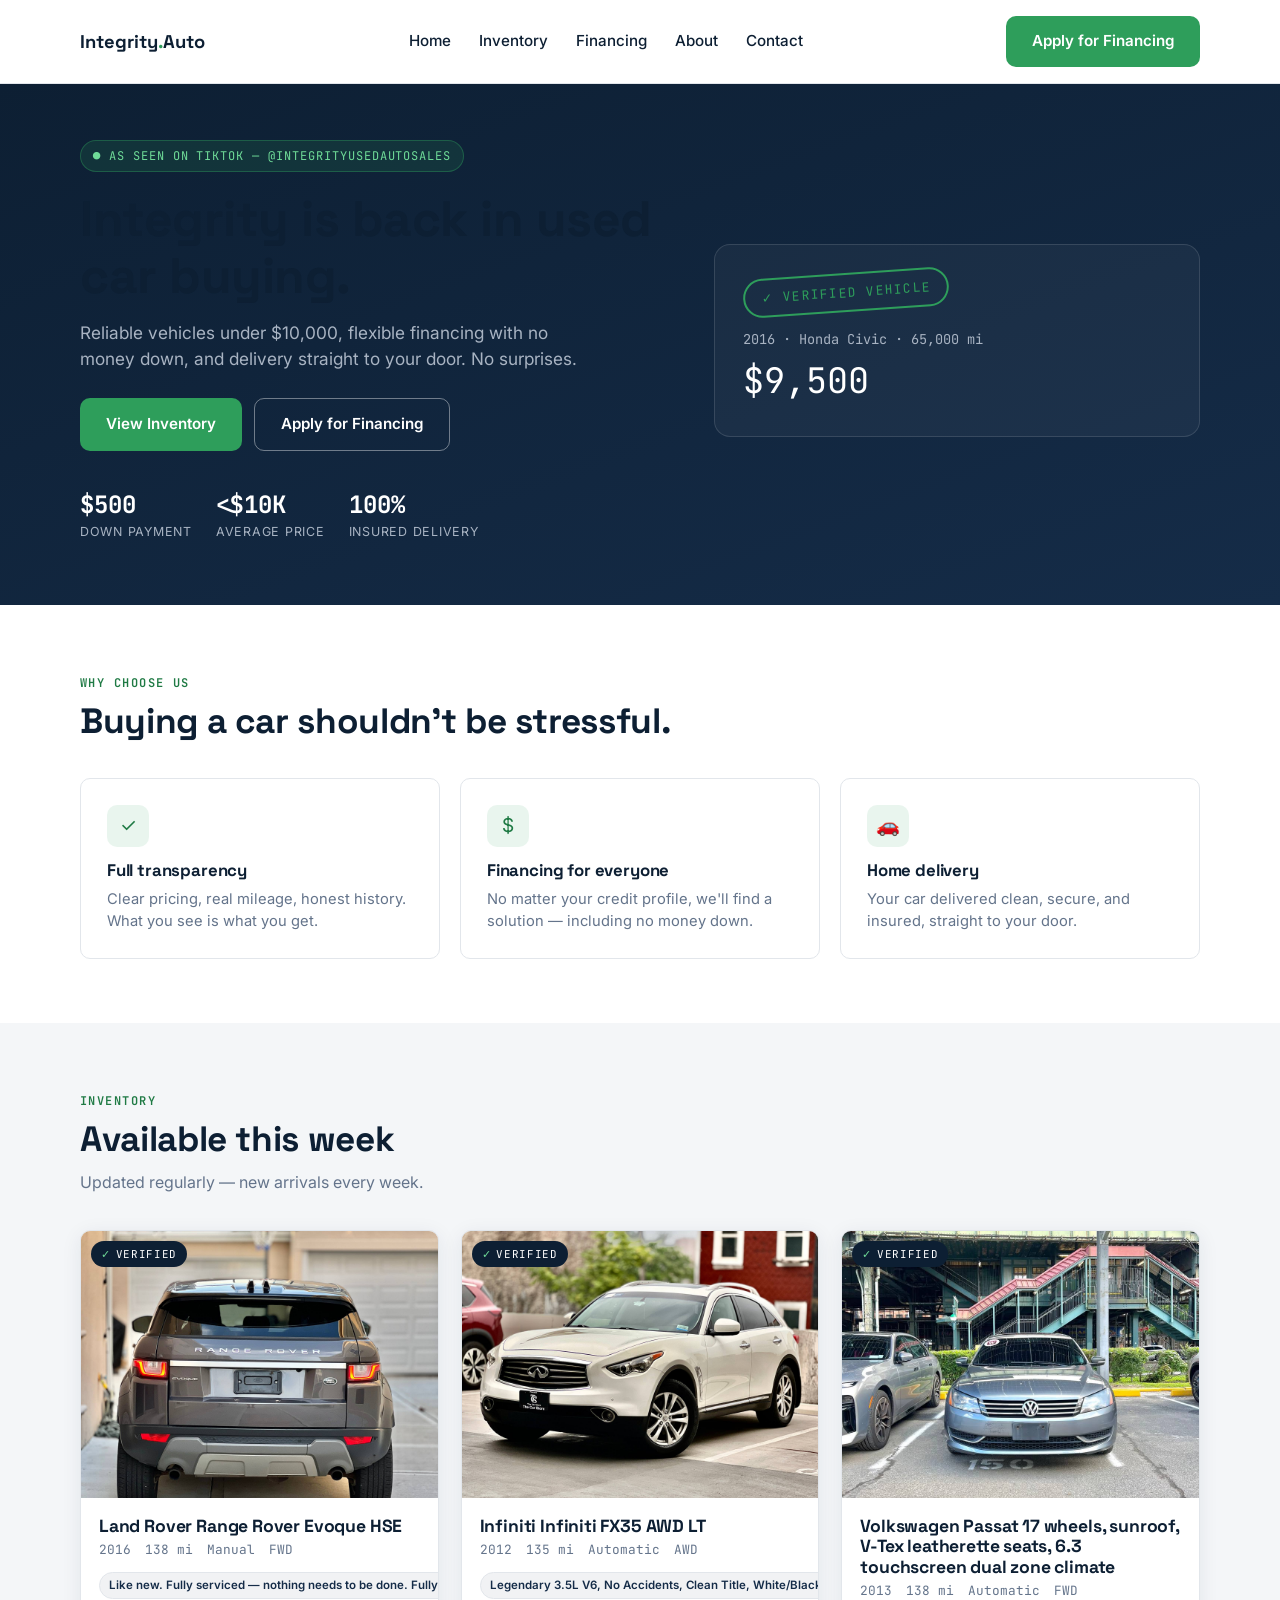
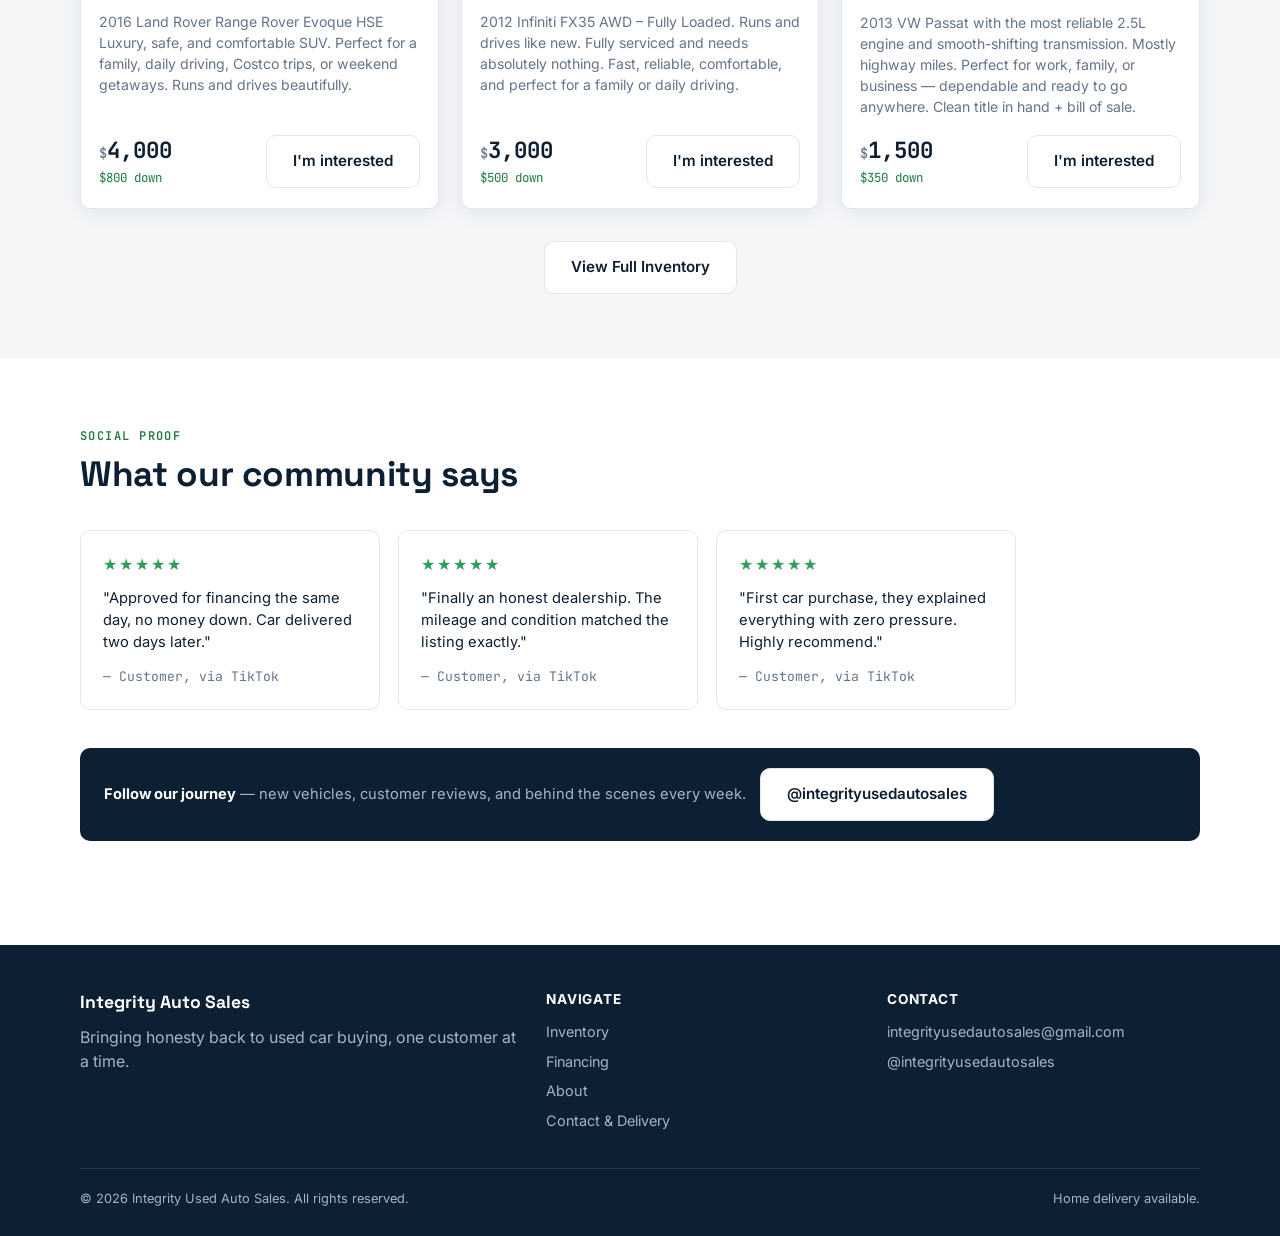
<file: index.html>
<!DOCTYPE html>
<html lang="en">
<head>
<meta charset="UTF-8">
<meta name="viewport" content="width=device-width, initial-scale=1.0">
<title>Integrity Used Auto Sales — Affordable Used Cars & Easy Financing</title>
<meta name="description" content="Independent dealership. Reliable vehicles under $10,000, flexible financing with no money down, and home delivery.">
<link rel="preconnect" href="https://fonts.googleapis.com">
<link href="https://fonts.googleapis.com/css2?family=Space+Grotesk:wght@500;700&family=Inter:wght@400;500;600;700&family=JetBrains+Mono:wght@500;700&display=swap" rel="stylesheet">
<link rel="stylesheet" href="css/style.css">
<script src="https://identity.netlify.com/v1/netlify-identity-widget.js"></script>
</head>
<body>

<header class="site-header">
  <nav class="nav container">
    <a href="index.html" class="logo">Integrity<span>.</span>Auto</a>
    <ul class="nav-links">
      <li><a href="index.html">Home</a></li>
      <li><a href="inventory.html">Inventory</a></li>
      <li><a href="financing.html">Financing</a></li>
      <li><a href="about.html">About</a></li>
      <li><a href="contact.html">Contact</a></li>
    </ul>
    <a href="financing.html" class="btn btn-primary nav-cta">Apply for Financing</a>
  </nav>
</header>

<!-- HERO -->
<section class="hero">
  <div class="container">
    <div>
      <span class="hero-badge">● As seen on TikTok — @integrityusedautosales</span>
      <h1>Integrity is back in used car buying.</h1>
      <p class="lead">Reliable vehicles under $10,000, flexible financing with no money down, and delivery straight to your door. No surprises.</p>
      <div class="hero-ctas">
        <a href="inventory.html" class="btn btn-primary">View Inventory</a>
        <a href="financing.html" class="btn btn-ghost">Apply for Financing</a>
      </div>
      <div class="hero-stats">
        <div class="hero-stat"><div class="num">$500</div><div class="label">Down payment</div></div>
        <div class="hero-stat"><div class="num">&lt;$10K</div><div class="label">Average price</div></div>
        <div class="hero-stat"><div class="num">100%</div><div class="label">Insured delivery</div></div>
      </div>
    </div>
    <div class="hero-visual">
      <span class="stamp">✓ Verified vehicle</span>
      <div class="car-line">2016 · Honda Civic · 65,000 mi</div>
      <div class="price-preview">$9,500</div>
    </div>
  </div>
</section>

<!-- WHY CHOOSE US -->
<section class="section">
  <div class="container">
    <div class="section-head">
      <span class="eyebrow">Why choose us</span>
      <h2>Buying a car shouldn't be stressful.</h2>
    </div>
    <div class="why-grid">
      <div class="why-card">
        <div class="icon">✓</div>
        <h3>Full transparency</h3>
        <p>Clear pricing, real mileage, honest history. What you see is what you get.</p>
      </div>
      <div class="why-card">
        <div class="icon">$</div>
        <h3>Financing for everyone</h3>
        <p>No matter your credit profile, we'll find a solution — including no money down.</p>
      </div>
      <div class="why-card">
        <div class="icon">🚗</div>
        <h3>Home delivery</h3>
        <p>Your car delivered clean, secure, and insured, straight to your door.</p>
      </div>
    </div>
  </div>
</section>

<!-- FEATURED INVENTORY -->
<section class="section section-alt">
  <div class="container">
    <div class="section-head">
      <span class="eyebrow">Inventory</span>
      <h2>Available this week</h2>
      <p>Updated regularly — new arrivals every week.</p>
    </div>
    <div class="car-grid" id="featured-cars">
      <p class="empty-state">Loading inventory...</p>
    </div>
    <div style="text-align:center; margin-top:32px;">
      <a href="inventory.html" class="btn btn-secondary">View Full Inventory</a>
    </div>
  </div>
</section>

<!-- TESTIMONIALS / SOCIAL PROOF -->
<section class="section">
  <div class="container">
    <div class="section-head">
      <span class="eyebrow">Social proof</span>
      <h2>What our community says</h2>
    </div>
    <div class="testimonial-strip">
      <div class="testimonial-card">
        <div class="stars">★★★★★</div>
        <p>"Approved for financing the same day, no money down. Car delivered two days later."</p>
        <div class="who">— Customer, via TikTok</div>
      </div>
      <div class="testimonial-card">
        <div class="stars">★★★★★</div>
        <p>"Finally an honest dealership. The mileage and condition matched the listing exactly."</p>
        <div class="who">— Customer, via TikTok</div>
      </div>
      <div class="testimonial-card">
        <div class="stars">★★★★★</div>
        <p>"First car purchase, they explained everything with zero pressure. Highly recommend."</p>
        <div class="who">— Customer, via TikTok</div>
      </div>
    </div>
    <div class="tiktok-cta">
      <p><strong>Follow our journey</strong> — new vehicles, customer reviews, and behind the scenes every week.</p>
      <a href="https://www.tiktok.com/@integrityusedautosales" target="_blank" rel="noopener" class="btn btn-secondary">@integrityusedautosales</a>
    </div>
  </div>
</section>

<!-- FOOTER -->
<footer class="site-footer">
  <div class="container">
    <div class="footer-grid">
      <div>
        <div class="footer-logo">Integrity Auto Sales</div>
        <p>Bringing honesty back to used car buying, one customer at a time.</p>
      </div>
      <div class="footer-col">
        <h5>Navigate</h5>
        <ul>
          <li><a href="inventory.html">Inventory</a></li>
          <li><a href="financing.html">Financing</a></li>
          <li><a href="about.html">About</a></li>
          <li><a href="contact.html">Contact & Delivery</a></li>
        </ul>
      </div>
      <div class="footer-col">
        <h5>Contact</h5>
        <ul>
          <li><a href="mailto:integrityusedautosales@gmail.com">integrityusedautosales@gmail.com</a></li>
          <li><a href="https://www.tiktok.com/@integrityusedautosales" target="_blank" rel="noopener">@integrityusedautosales</a></li>
        </ul>
      </div>
    </div>
    <div class="footer-bottom">
      <span>© 2026 Integrity Used Auto Sales. All rights reserved.</span>
      <span>Home delivery available.</span>
    </div>
  </div>
</footer>

<div class="mobile-cta-bar">
  <a href="inventory.html" class="btn btn-secondary">Inventory</a>
  <a href="financing.html" class="btn btn-primary">Financing</a>
</div>

<script src="js/main.js"></script>
<script>
  if (window.netlifyIdentity) {
    window.netlifyIdentity.on("init", user => {
      if (!user) {
        window.netlifyIdentity.on("login", () => {
          document.location.href = "/admin/";
        });
      }
    });
  }
</script>
</body>
</html>
</file>
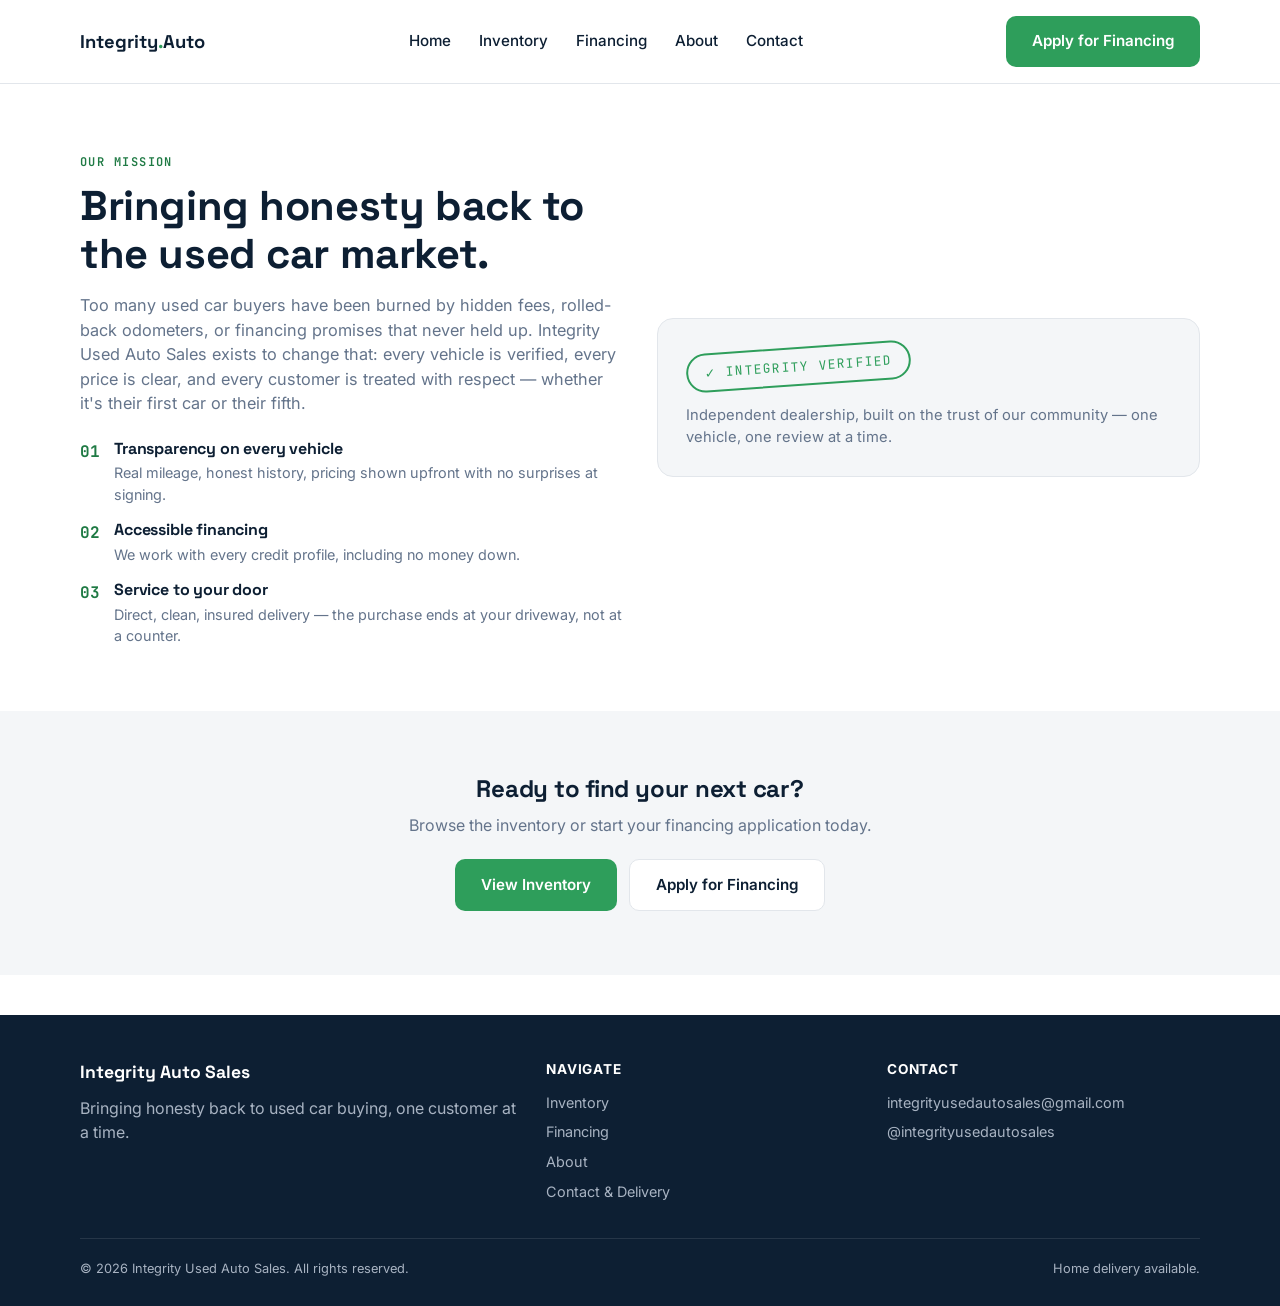
<file: about.html>
<!DOCTYPE html>
<html lang="en">
<head>
<meta charset="UTF-8">
<meta name="viewport" content="width=device-width, initial-scale=1.0">
<title>About Us — Integrity Used Auto Sales</title>
<meta name="description" content="Our mission: bringing honesty and integrity back to the used car market.">
<link rel="preconnect" href="https://fonts.googleapis.com">
<link href="https://fonts.googleapis.com/css2?family=Space+Grotesk:wght@500;700&family=Inter:wght@400;500;600;700&family=JetBrains+Mono:wght@500;700&display=swap" rel="stylesheet">
<link rel="stylesheet" href="css/style.css">
</head>
<body>

<header class="site-header">
  <nav class="nav container">
    <a href="index.html" class="logo">Integrity<span>.</span>Auto</a>
    <ul class="nav-links">
      <li><a href="index.html">Home</a></li>
      <li><a href="inventory.html">Inventory</a></li>
      <li><a href="financing.html">Financing</a></li>
      <li><a href="about.html">About</a></li>
      <li><a href="contact.html">Contact</a></li>
    </ul>
    <a href="financing.html" class="btn btn-primary nav-cta">Apply for Financing</a>
  </nav>
</header>

<section class="section">
  <div class="container">
    <div class="mission-block">
      <div>
        <span class="eyebrow">Our mission</span>
        <h1 style="font-size:clamp(1.8rem,4vw,2.6rem); margin:10px 0 16px;">Bringing honesty back to the used car market.</h1>
        <p style="color:var(--slate); font-size:1.02rem;">Too many used car buyers have been burned by hidden fees, rolled-back odometers, or financing promises that never held up. Integrity Used Auto Sales exists to change that: every vehicle is verified, every price is clear, and every customer is treated with respect — whether it's their first car or their fifth.</p>

        <div class="pillars">
          <div class="pillar">
            <span class="num">01</span>
            <div><h4>Transparency on every vehicle</h4><p>Real mileage, honest history, pricing shown upfront with no surprises at signing.</p></div>
          </div>
          <div class="pillar">
            <span class="num">02</span>
            <div><h4>Accessible financing</h4><p>We work with every credit profile, including no money down.</p></div>
          </div>
          <div class="pillar">
            <span class="num">03</span>
            <div><h4>Service to your door</h4><p>Direct, clean, insured delivery — the purchase ends at your driveway, not at a counter.</p></div>
          </div>
        </div>
      </div>
      <div class="hero-visual" style="background:var(--fog); border-color:var(--line);">
        <span class="stamp">✓ Integrity verified</span>
        <p style="margin-top:18px; color:var(--slate); font-size:0.92rem;">Independent dealership, built on the trust of our community — one vehicle, one review at a time.</p>
      </div>
    </div>
  </div>
</section>

<section class="section section-alt">
  <div class="container" style="text-align:center;">
    <h2 style="margin-bottom:10px;">Ready to find your next car?</h2>
    <p style="color:var(--slate); margin-bottom:22px;">Browse the inventory or start your financing application today.</p>
    <div class="hero-ctas" style="justify-content:center;">
      <a href="inventory.html" class="btn btn-primary">View Inventory</a>
      <a href="financing.html" class="btn btn-secondary">Apply for Financing</a>
    </div>
  </div>
</section>

<footer class="site-footer">
  <div class="container">
    <div class="footer-grid">
      <div>
        <div class="footer-logo">Integrity Auto Sales</div>
        <p>Bringing honesty back to used car buying, one customer at a time.</p>
      </div>
      <div class="footer-col">
        <h5>Navigate</h5>
        <ul>
          <li><a href="inventory.html">Inventory</a></li>
          <li><a href="financing.html">Financing</a></li>
          <li><a href="about.html">About</a></li>
          <li><a href="contact.html">Contact & Delivery</a></li>
        </ul>
      </div>
      <div class="footer-col">
        <h5>Contact</h5>
        <ul>
          <li><a href="integrityusedautosales@gmail.com">integrityusedautosales@gmail.com</a></li>
          <li><a href="https://www.tiktok.com/@integrityusedautosales" target="_blank" rel="noopener">@integrityusedautosales</a></li>
        </ul>
      </div>
    </div>
    <div class="footer-bottom">
      <span>© 2026 Integrity Used Auto Sales. All rights reserved.</span>
      <span>Home delivery available.</span>
    </div>
  </div>
</footer>

<div class="mobile-cta-bar">
  <a href="inventory.html" class="btn btn-secondary">Inventory</a>
  <a href="financing.html" class="btn btn-primary">Financing</a>
</div>

<script src="js/main.js"></script>
</body>
</html>
</file>
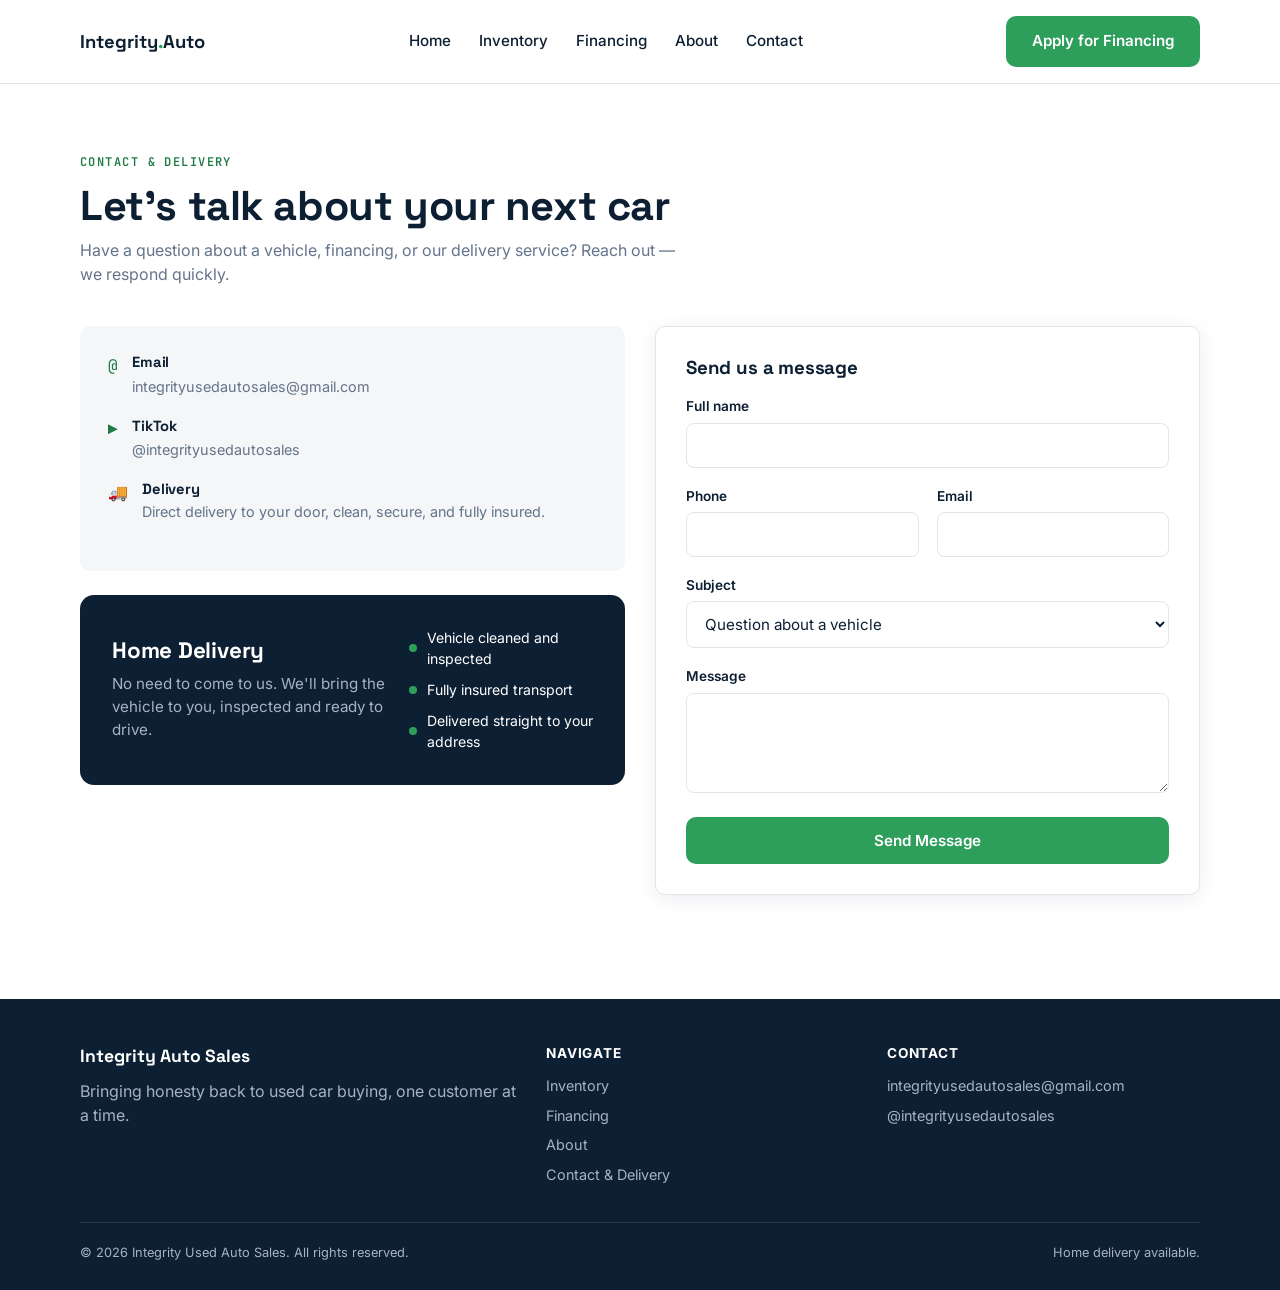
<file: contact.html>
<!DOCTYPE html>
<html lang="en">
<head>
<meta charset="UTF-8">
<meta name="viewport" content="width=device-width, initial-scale=1.0">
<title>Contact & Delivery — Integrity Used Auto Sales</title>
<meta name="description" content="Reach us by email, TikTok, or our contact form. Home delivery available.">
<link rel="preconnect" href="https://fonts.googleapis.com">
<link href="https://fonts.googleapis.com/css2?family=Space+Grotesk:wght@500;700&family=Inter:wght@400;500;600;700&family=JetBrains+Mono:wght@500;700&display=swap" rel="stylesheet">
<link rel="stylesheet" href="css/style.css">
</head>
<body>

<header class="site-header">
  <nav class="nav container">
    <a href="index.html" class="logo">Integrity<span>.</span>Auto</a>
    <ul class="nav-links">
      <li><a href="index.html">Home</a></li>
      <li><a href="inventory.html">Inventory</a></li>
      <li><a href="financing.html">Financing</a></li>
      <li><a href="about.html">About</a></li>
      <li><a href="contact.html">Contact</a></li>
    </ul>
    <a href="financing.html" class="btn btn-primary nav-cta">Apply for Financing</a>
  </nav>
</header>

<section class="section" style="padding-bottom:20px;">
  <div class="container">
    <span class="eyebrow">Contact & Delivery</span>
    <h1 style="font-size:clamp(1.8rem,4vw,2.6rem); margin:10px 0 8px;">Let's talk about your next car</h1>
    <p style="color:var(--slate); max-width:60ch;">Have a question about a vehicle, financing, or our delivery service? Reach out — we respond quickly.</p>
  </div>
</section>

<section class="section" style="padding-top:20px;">
  <div class="container">
    <div class="contact-grid">
      <div>
        <div class="contact-info-card">
          <div class="contact-line">
            <span class="icon">@</span>
            <div><h4>Email</h4><a href="mailto:integrityusedautosales@gmail.com">integrityusedautosales@gmail.com</a></div>
          </div>
          <div class="contact-line">
            <span class="icon">▶</span>
            <div><h4>TikTok</h4><a href="https://www.tiktok.com/@integrityusedautosales" target="_blank" rel="noopener">@integrityusedautosales</a></div>
          </div>
          <div class="contact-line">
            <span class="icon">🚚</span>
            <div><h4>Delivery</h4><p>Direct delivery to your door, clean, secure, and fully insured.</p></div>
          </div>
        </div>

        <div class="delivery-banner" style="margin-top:24px;">
          <div>
            <h3>Home Delivery</h3>
            <p>No need to come to us. We'll bring the vehicle to you, inspected and ready to drive.</p>
          </div>
          <div class="delivery-steps">
            <div class="delivery-step"><span class="dot"></span> Vehicle cleaned and inspected</div>
            <div class="delivery-step"><span class="dot"></span> Fully insured transport</div>
            <div class="delivery-step"><span class="dot"></span> Delivered straight to your address</div>
          </div>
        </div>
      </div>

      <div class="form-card" style="max-width:none;">
        <h3 style="margin-bottom:18px;">Send us a message</h3>
        <form id="contact-form" name="contact" method="POST" data-netlify="true" netlify-honeypot="bot-field">
          <input type="hidden" name="form-name" value="contact">
          <p style="display:none;"><label>Don't fill this out: <input name="bot-field"></label></p>

          <div class="form-row">
            <label for="c-name">Full name</label>
            <input type="text" id="c-name" name="name" required>
          </div>
          <div class="form-grid-2">
            <div class="form-row">
              <label for="c-phone">Phone</label>
              <input type="tel" id="c-phone" name="phone" required>
            </div>
            <div class="form-row">
              <label for="c-email">Email</label>
              <input type="email" id="c-email" name="email" required>
            </div>
          </div>
          <div class="form-row">
            <label for="c-subject">Subject</label>
            <select id="c-subject" name="subject">
              <option value="Question about a vehicle">Question about a vehicle</option>
              <option value="Delivery">Delivery</option>
              <option value="Financing">Financing</option>
              <option value="Other">Other</option>
            </select>
          </div>
          <div class="form-row">
            <label for="c-message">Message</label>
            <textarea id="c-message" name="message" required></textarea>
          </div>

          <button type="submit" class="btn btn-primary btn-block">Send Message</button>
        </form>

        <div class="form-success" id="contact-success">
          <div class="icon-check">✓</div>
          <h3>Message sent!</h3>
          <p style="color:var(--slate); margin-top:8px;">We'll get back to you very soon.</p>
        </div>
      </div>
    </div>
  </div>
</section>

<footer class="site-footer">
  <div class="container">
    <div class="footer-grid">
      <div>
        <div class="footer-logo">Integrity Auto Sales</div>
        <p>Bringing honesty back to used car buying, one customer at a time.</p>
      </div>
      <div class="footer-col">
        <h5>Navigate</h5>
        <ul>
          <li><a href="inventory.html">Inventory</a></li>
          <li><a href="financing.html">Financing</a></li>
          <li><a href="about.html">About</a></li>
          <li><a href="contact.html">Contact & Delivery</a></li>
        </ul>
      </div>
      <div class="footer-col">
        <h5>Contact</h5>
        <ul>
          <li><a href="mailto:integrityusedautosales@gmail.com">integrityusedautosales@gmail.com</a></li>
          <li><a href="https://www.tiktok.com/@integrityusedautosales" target="_blank" rel="noopener">@integrityusedautosales</a></li>
        </ul>
      </div>
    </div>
    <div class="footer-bottom">
      <span>© 2026 Integrity Used Auto Sales. All rights reserved.</span>
      <span>Home delivery available.</span>
    </div>
  </div>
</footer>

<div class="mobile-cta-bar">
  <a href="inventory.html" class="btn btn-secondary">Inventory</a>
  <a href="financing.html" class="btn btn-primary">Financing</a>
</div>

<script src="js/main.js"></script>
</body>
</html>
</file>
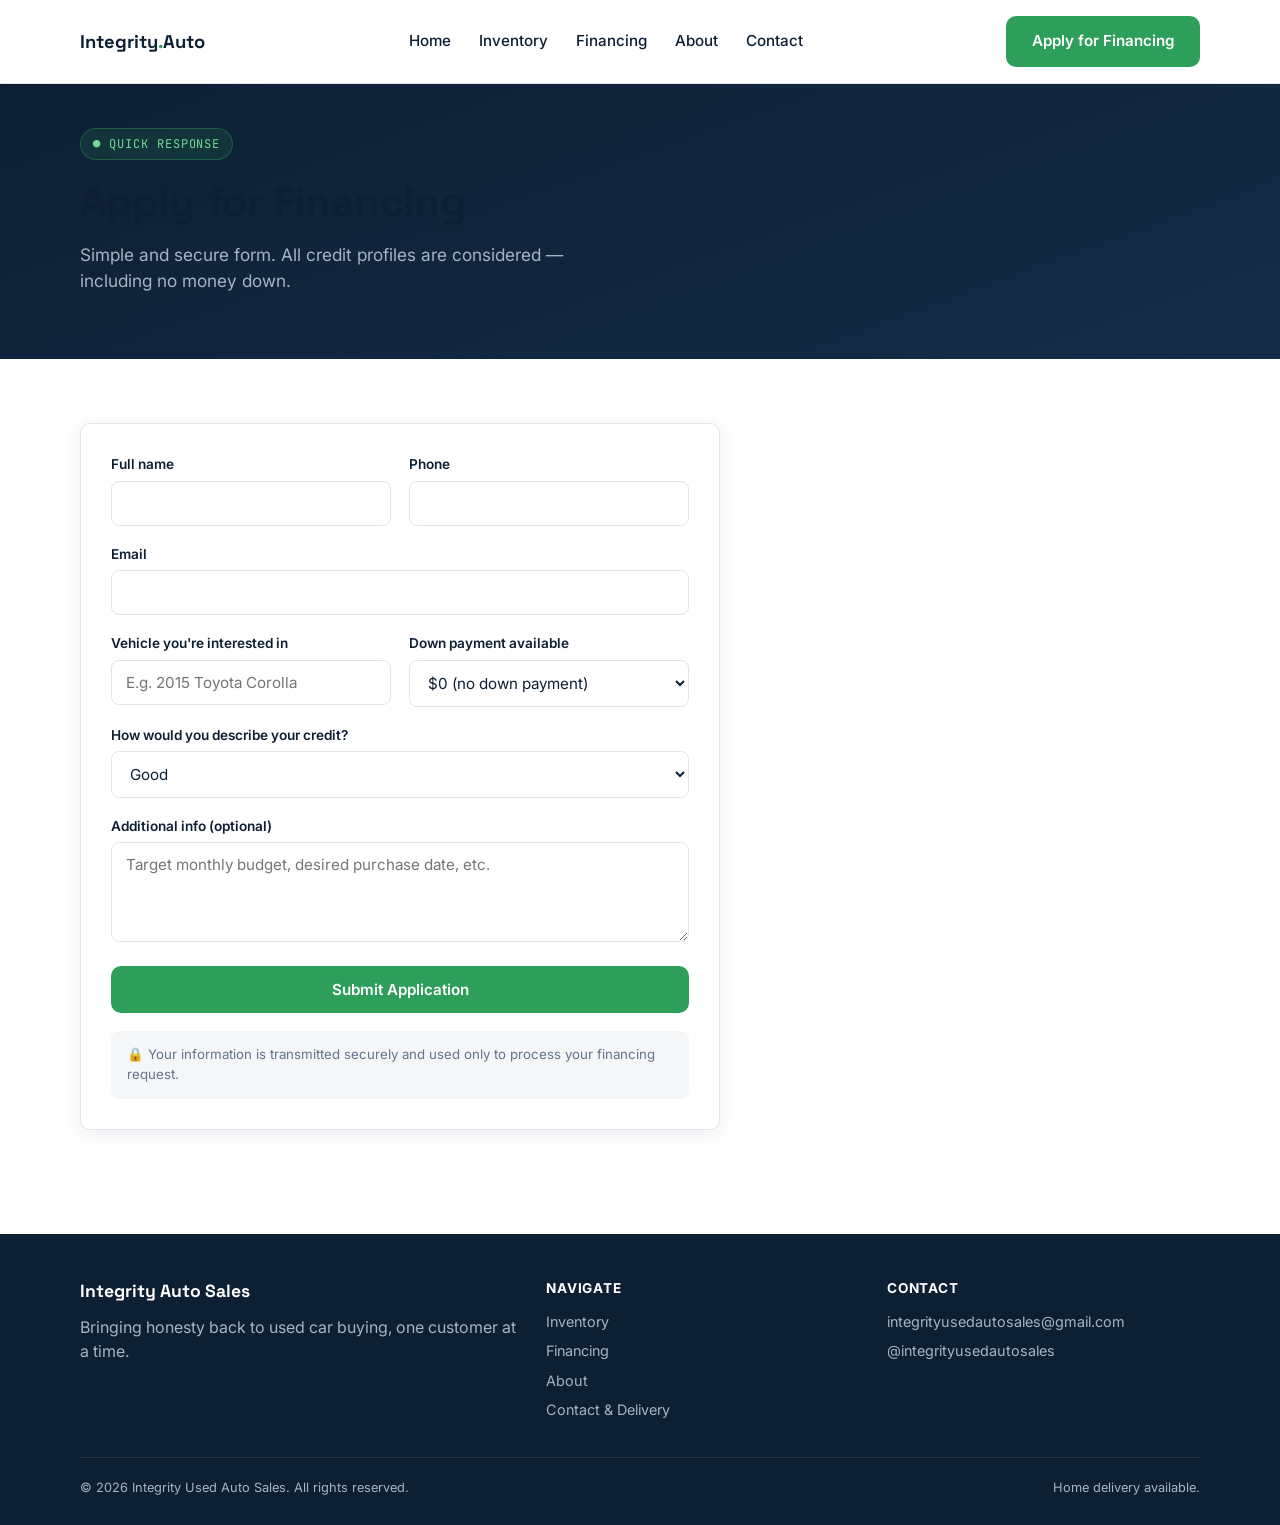
<file: financing.html>
<!DOCTYPE html>
<html lang="en">
<head>
<meta charset="UTF-8">
<meta name="viewport" content="width=device-width, initial-scale=1.0">
<title>Apply for Financing — Integrity Used Auto Sales</title>
<meta name="description" content="Apply for financing online. Quick response, all credit profiles considered, up to $0 down.">
<link rel="preconnect" href="https://fonts.googleapis.com">
<link href="https://fonts.googleapis.com/css2?family=Space+Grotesk:wght@500;700&family=Inter:wght@400;500;600;700&family=JetBrains+Mono:wght@500;700&display=swap" rel="stylesheet">
<link rel="stylesheet" href="css/style.css">
</head>
<body>

<header class="site-header">
  <nav class="nav container">
    <a href="index.html" class="logo">Integrity<span>.</span>Auto</a>
    <ul class="nav-links">
      <li><a href="index.html">Home</a></li>
      <li><a href="inventory.html">Inventory</a></li>
      <li><a href="financing.html">Financing</a></li>
      <li><a href="about.html">About</a></li>
      <li><a href="contact.html">Contact</a></li>
    </ul>
    <a href="financing.html" class="btn btn-primary nav-cta">Apply for Financing</a>
  </nav>
</header>

<section class="hero" style="padding:44px 0 40px;">
  <div class="container" style="grid-template-columns:1fr; display:block;">
    <span class="hero-badge">● Quick response</span>
    <h1 style="font-size:clamp(1.8rem,4vw,2.6rem);">Apply for Financing</h1>
    <p class="lead">Simple and secure form. All credit profiles are considered — including no money down.</p>
  </div>
</section>

<section class="section">
  <div class="container">
    <div class="form-card">
      <form id="financing-form" name="financing" method="POST" data-netlify="true" netlify-honeypot="bot-field">
        <input type="hidden" name="form-name" value="financing">
        <p style="display:none;"><label>Don't fill this out: <input name="bot-field"></label></p>

        <div class="form-grid-2">
          <div class="form-row">
            <label for="name">Full name</label>
            <input type="text" id="name" name="name" required>
          </div>
          <div class="form-row">
            <label for="phone">Phone</label>
            <input type="tel" id="phone" name="phone" required>
          </div>
        </div>

        <div class="form-row">
          <label for="email">Email</label>
          <input type="email" id="email" name="email" required>
        </div>

        <div class="form-grid-2">
          <div class="form-row">
            <label for="vehicle-field">Vehicle you're interested in</label>
            <input type="text" id="vehicle-field" name="vehicle" placeholder="E.g. 2015 Toyota Corolla">
          </div>
          <div class="form-row">
            <label for="down-payment">Down payment available</label>
            <select id="down-payment" name="down_payment">
              <option value="$0">$0 (no down payment)</option>
              <option value="$500-$1,000">$500 – $1,000</option>
              <option value="$1,000-$2,000">$1,000 – $2,000</option>
              <option value="$2,000+">$2,000 or more</option>
            </select>
          </div>
        </div>

        <div class="form-row">
          <label for="credit">How would you describe your credit?</label>
          <select id="credit" name="credit_profile">
            <option value="Good">Good</option>
            <option value="Fair">Fair</option>
            <option value="Poor / rebuilding">Poor / rebuilding</option>
            <option value="Not sure">Not sure</option>
          </select>
        </div>

        <div class="form-row">
          <label for="message">Additional info (optional)</label>
          <textarea id="message" name="message" placeholder="Target monthly budget, desired purchase date, etc."></textarea>
        </div>

        <button type="submit" class="btn btn-primary btn-block">Submit Application</button>

        <div class="form-note">
          🔒 Your information is transmitted securely and used only to process your financing request.
        </div>
      </form>

      <div class="form-success" id="financing-success">
        <div class="icon-check">✓</div>
        <h3>Application received!</h3>
        <p style="color:var(--slate); margin-top:8px;">A member of our team will reach out very soon by phone or email.</p>
      </div>
    </div>
  </div>
</section>

<footer class="site-footer">
  <div class="container">
    <div class="footer-grid">
      <div>
        <div class="footer-logo">Integrity Auto Sales</div>
        <p>Bringing honesty back to used car buying, one customer at a time.</p>
      </div>
      <div class="footer-col">
        <h5>Navigate</h5>
        <ul>
          <li><a href="inventory.html">Inventory</a></li>
          <li><a href="financing.html">Financing</a></li>
          <li><a href="about.html">About</a></li>
          <li><a href="contact.html">Contact & Delivery</a></li>
        </ul>
      </div>
      <div class="footer-col">
        <h5>Contact</h5>
        <ul>
          <li><a href="mailto:integrityusedautosales@gmail.com">integrityusedautosales@gmail.com</a></li>
          <li><a href="https://www.tiktok.com/@integrityusedautosales" target="_blank" rel="noopener">@integrityusedautosales</a></li>
        </ul>
      </div>
    </div>
    <div class="footer-bottom">
      <span>© 2026 Integrity Used Auto Sales. All rights reserved.</span>
      <span>Home delivery available.</span>
    </div>
  </div>
</footer>

<div class="mobile-cta-bar">
  <a href="inventory.html" class="btn btn-secondary">Inventory</a>
  <a href="tel:" class="btn btn-primary">Call Us</a>
</div>

<script src="js/main.js"></script>
</body>
</html>
</file>
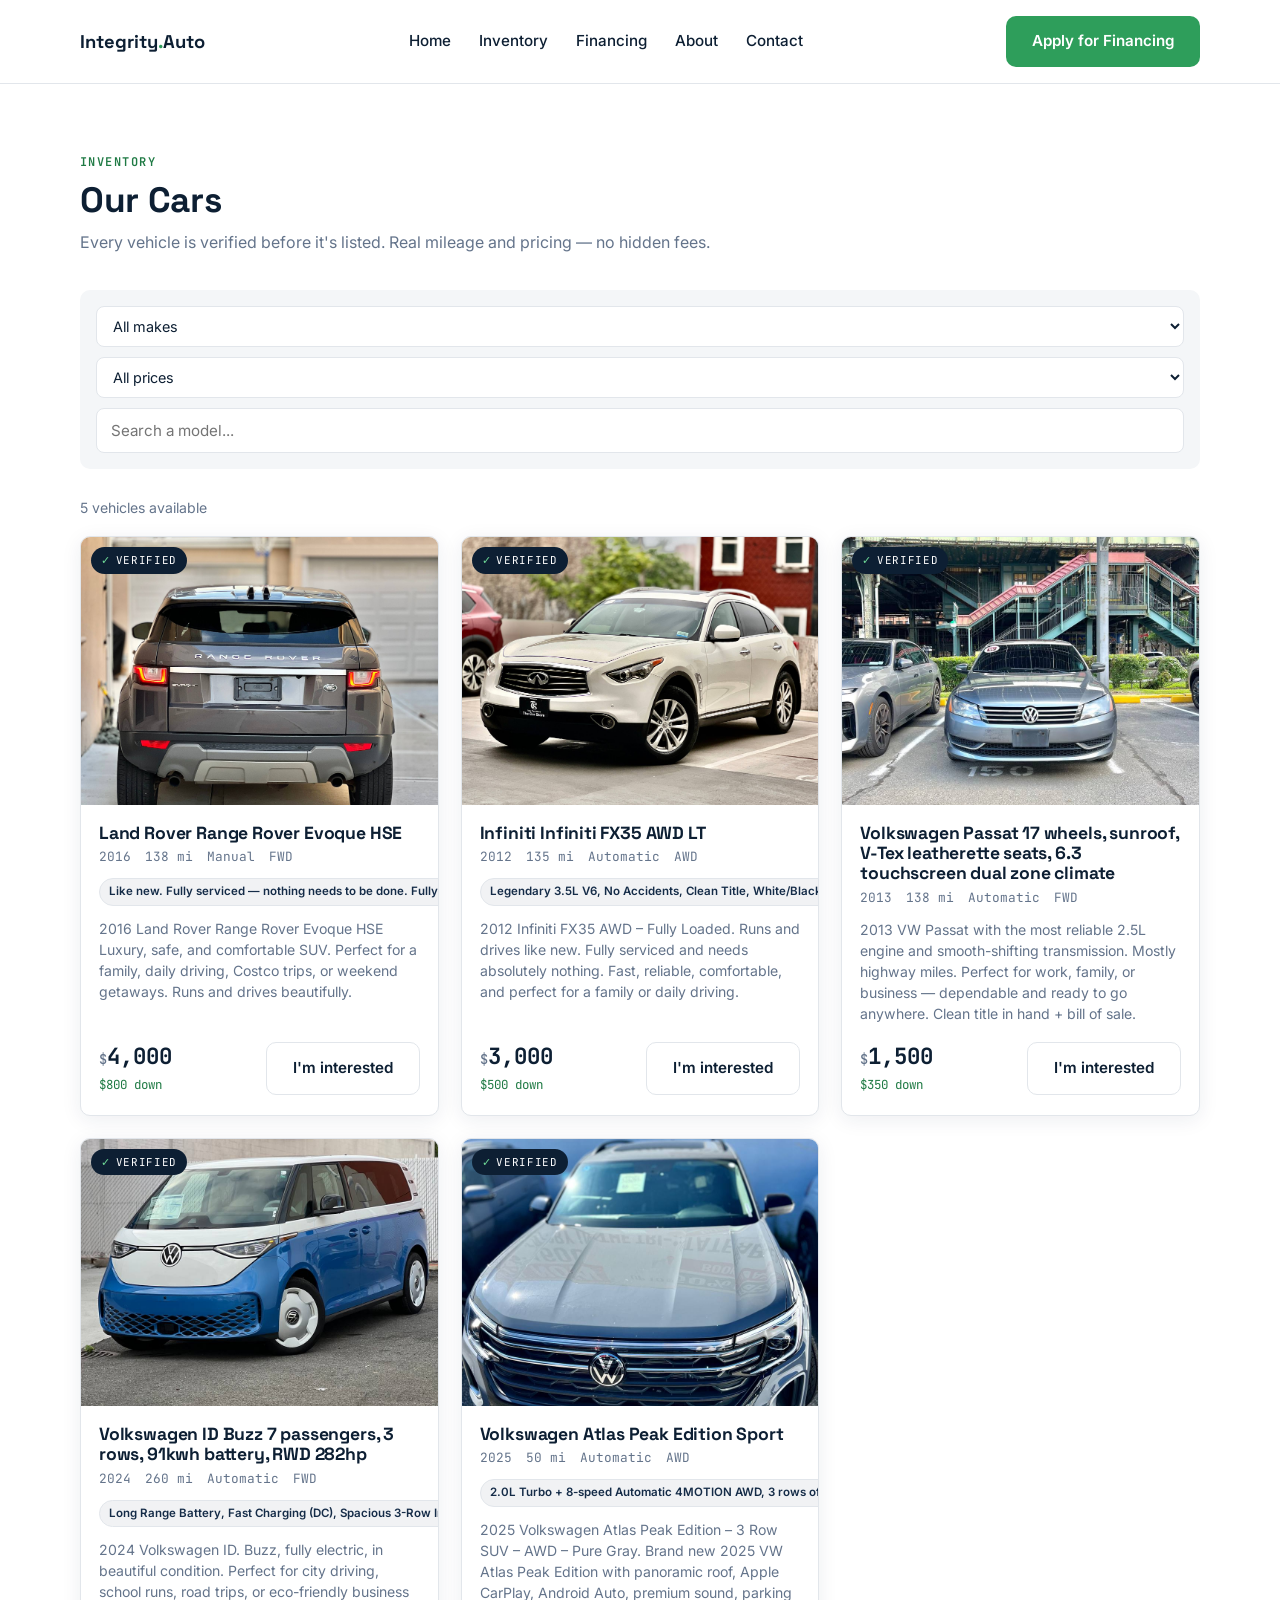
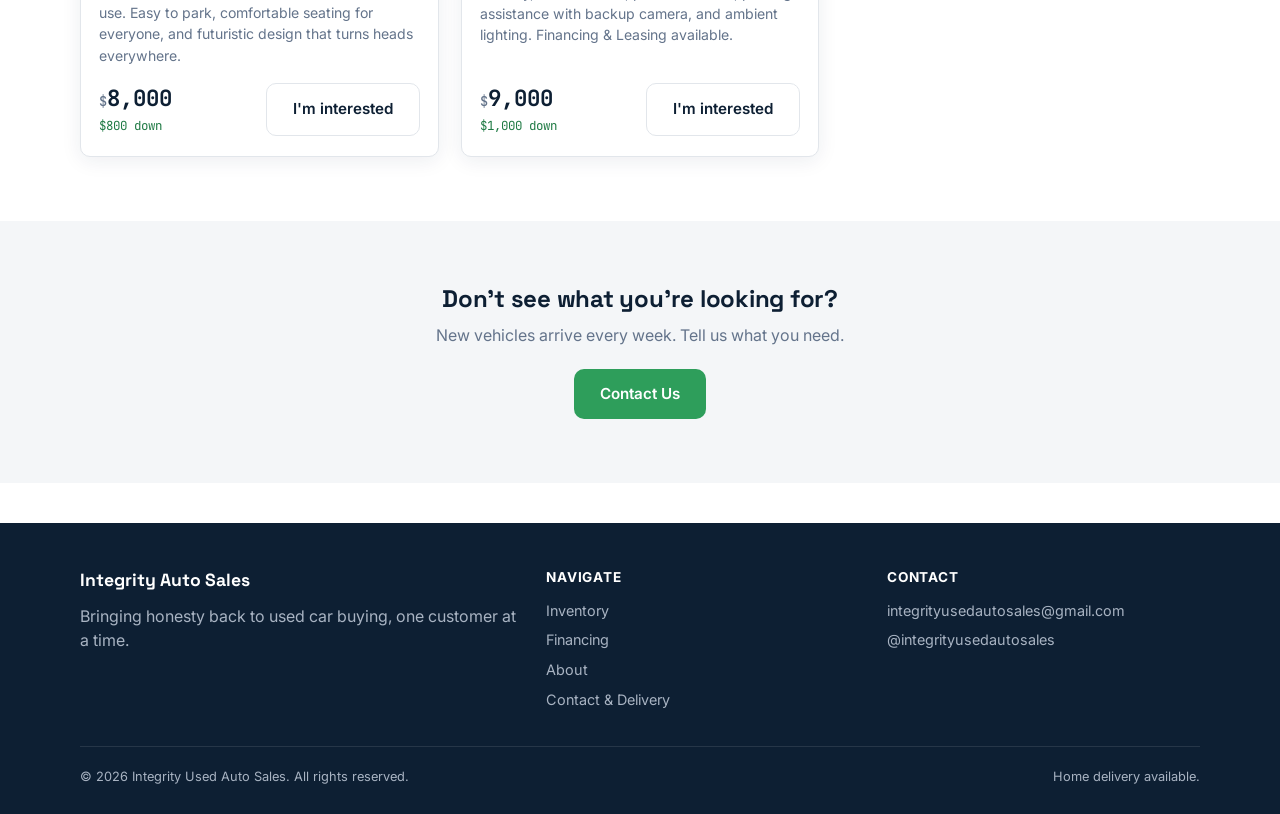
<file: inventory.html>
<!DOCTYPE html>
<html lang="en">
<head>
<meta charset="UTF-8">
<meta name="viewport" content="width=device-width, initial-scale=1.0">
<title>Our Inventory — Integrity Used Auto Sales</title>
<meta name="description" content="Browse our inventory of reliable, affordable used vehicles. Filter by make, price, and more.">
<link rel="preconnect" href="https://fonts.googleapis.com">
<link href="https://fonts.googleapis.com/css2?family=Space+Grotesk:wght@500;700&family=Inter:wght@400;500;600;700&family=JetBrains+Mono:wght@500;700&display=swap" rel="stylesheet">
<link rel="stylesheet" href="css/style.css">
</head>
<body>

<header class="site-header">
  <nav class="nav container">
    <a href="index.html" class="logo">Integrity<span>.</span>Auto</a>
    <ul class="nav-links">
      <li><a href="index.html">Home</a></li>
      <li><a href="inventory.html">Inventory</a></li>
      <li><a href="financing.html">Financing</a></li>
      <li><a href="about.html">About</a></li>
      <li><a href="contact.html">Contact</a></li>
    </ul>
    <a href="financing.html" class="btn btn-primary nav-cta">Apply for Financing</a>
  </nav>
</header>

<section class="section" style="padding-bottom:0;">
  <div class="container">
    <div class="section-head">
      <span class="eyebrow">Inventory</span>
      <h2>Our Cars</h2>
      <p>Every vehicle is verified before it's listed. Real mileage and pricing — no hidden fees.</p>
    </div>

    <div class="filters">
      <select id="filter-make">
        <option value="">All makes</option>
      </select>
      <select id="filter-price">
        <option value="">All prices</option>
        <option value="7000">Up to $7,000</option>
        <option value="9000">Up to $9,000</option>
        <option value="10000">Up to $10,000</option>
      </select>
      <input type="text" id="filter-search" placeholder="Search a model...">
    </div>

    <p class="results-count" id="results-count">Loading...</p>
  </div>
</section>

<section class="section" style="padding-top:0;">
  <div class="container">
    <div class="car-grid" id="car-grid">
      <p class="empty-state">Loading inventory...</p>
    </div>
  </div>
</section>

<section class="section section-alt">
  <div class="container" style="text-align:center;">
    <h2 style="margin-bottom:10px;">Don't see what you're looking for?</h2>
    <p style="color:var(--slate); margin-bottom:22px;">New vehicles arrive every week. Tell us what you need.</p>
    <a href="contact.html" class="btn btn-primary">Contact Us</a>
  </div>
</section>

<footer class="site-footer">
  <div class="container">
    <div class="footer-grid">
      <div>
        <div class="footer-logo">Integrity Auto Sales</div>
        <p>Bringing honesty back to used car buying, one customer at a time.</p>
      </div>
      <div class="footer-col">
        <h5>Navigate</h5>
        <ul>
          <li><a href="inventory.html">Inventory</a></li>
          <li><a href="financing.html">Financing</a></li>
          <li><a href="about.html">About</a></li>
          <li><a href="contact.html">Contact & Delivery</a></li>
        </ul>
      </div>
      <div class="footer-col">
        <h5>Contact</h5>
        <ul>
          <li><a href="integrityusedautosales@gmail.com">integrityusedautosales@gmail.com</a></li>
          <li><a href="https://www.tiktok.com/@integrityusedautosales" target="_blank" rel="noopener">@integrityusedautosales</a></li>
        </ul>
      </div>
    </div>
    <div class="footer-bottom">
      <span>© 2026 Integrity Used Auto Sales. All rights reserved.</span>
      <span>Home delivery available.</span>
    </div>
  </div>
</footer>

<div class="mobile-cta-bar">
  <a href="contact.html" class="btn btn-secondary">Contact</a>
  <a href="financing.html" class="btn btn-primary">Financing</a>
</div>

<script src="js/main.js"></script>
</body>
</html>
</file>
<file: css/style.css>
/* ===== Integrity Used Auto Sales — Design tokens ===== */
:root {
  --navy: #152C48;
  --navy-deep: #0D1F33;
  --slate: #64748B;
  --slate-light: #A8B3C2;
  --white: #FFFFFF;
  --fog: #F4F6F8;
  --line: #E2E6EB;
  --approved: #2E9E5B;   /* "approved / verified" green — financing, trust stamps */
  --approved-deep: #1F7A44;

  --font-display: 'Space Grotesk', system-ui, sans-serif;
  --font-body: 'Inter', system-ui, -apple-system, sans-serif;
  --font-data: 'JetBrains Mono', ui-monospace, monospace; /* odometer-style numerals */

  --radius: 10px;
  --shadow: 0 4px 20px rgba(21, 44, 72, 0.08);
  --shadow-lg: 0 12px 40px rgba(21, 44, 72, 0.14);
}

* { box-sizing: border-box; margin: 0; padding: 0; }

html { scroll-behavior: smooth; }

body {
  font-family: var(--font-body);
  color: var(--navy-deep);
  background: var(--white);
  line-height: 1.5;
  padding-bottom: 72px; /* space for sticky mobile CTA bar */
}

img { max-width: 100%; display: block; }
a { color: inherit; text-decoration: none; }
ul { list-style: none; }

h1, h2, h3, h4 {
  font-family: var(--font-display);
  color: var(--navy-deep);
  line-height: 1.15;
  letter-spacing: -0.01em;
}

.container {
  max-width: 1160px;
  margin: 0 auto;
  padding: 0 20px;
}

.eyebrow {
  font-family: var(--font-data);
  font-size: 0.75rem;
  letter-spacing: 0.12em;
  text-transform: uppercase;
  color: var(--approved-deep);
  font-weight: 600;
}

/* ===== Buttons ===== */
.btn {
  display: inline-flex;
  align-items: center;
  justify-content: center;
  gap: 8px;
  font-family: var(--font-body);
  font-weight: 600;
  font-size: 0.95rem;
  padding: 14px 26px;
  border-radius: var(--radius);
  border: none;
  cursor: pointer;
  transition: transform 0.15s ease, box-shadow 0.15s ease, background 0.15s ease;
}
.btn-primary { background: var(--approved); color: var(--white); }
.btn-primary:hover { background: var(--approved-deep); transform: translateY(-1px); }
.btn-secondary { background: var(--white); color: var(--navy-deep); border: 1.5px solid var(--line); }
.btn-secondary:hover { border-color: var(--navy); }
.btn-ghost { background: transparent; color: var(--white); border: 1.5px solid rgba(255,255,255,0.4); }
.btn-ghost:hover { border-color: var(--white); }
.btn-block { width: 100%; }
.btn:focus-visible, a:focus-visible, input:focus-visible, select:focus-visible, textarea:focus-visible {
  outline: 2px solid var(--approved);
  outline-offset: 2px;
}

/* ===== Header / Nav ===== */
.site-header {
  position: sticky;
  top: 0;
  z-index: 40;
  background: var(--white);
  border-bottom: 1px solid var(--line);
}
.nav {
  display: flex;
  align-items: center;
  justify-content: space-between;
  padding: 16px 20px;
}
.logo {
  font-family: var(--font-display);
  font-weight: 700;
  font-size: 1.15rem;
  color: var(--navy-deep);
}
.logo span { color: var(--approved); }
.nav-links {
  display: none;
  gap: 28px;
  font-weight: 500;
  font-size: 0.95rem;
}
.nav-links a:hover { color: var(--approved-deep); }
.nav-cta { display: none; }

@media (min-width: 860px) {
  .nav-links { display: flex; }
  .nav-cta { display: inline-flex; }
}

/* ===== Sticky mobile CTA bar ===== */
.mobile-cta-bar {
  position: fixed;
  bottom: 0; left: 0; right: 0;
  z-index: 50;
  display: flex;
  gap: 10px;
  padding: 10px 14px;
  background: var(--white);
  border-top: 1px solid var(--line);
  box-shadow: 0 -4px 16px rgba(21,44,72,0.08);
}
.mobile-cta-bar .btn { flex: 1; padding: 12px 10px; font-size: 0.88rem; }
@media (min-width: 860px) { .mobile-cta-bar { display: none; } body { padding-bottom: 0; } }

/* ===== Hero ===== */
.hero {
  background: linear-gradient(160deg, var(--navy-deep) 0%, var(--navy) 100%);
  color: var(--white);
  padding: 56px 0 64px;
}
.hero .container {
  display: grid;
  gap: 28px;
}
@media (min-width: 900px) {
  .hero .container { grid-template-columns: 1.1fr 0.9fr; align-items: center; gap: 40px; }
}
.hero-badge {
  display: inline-flex;
  align-items: center;
  gap: 8px;
  background: rgba(46,158,91,0.15);
  border: 1px solid rgba(46,158,91,0.4);
  color: #6FDB98;
  font-family: var(--font-data);
  font-size: 0.75rem;
  letter-spacing: 0.08em;
  text-transform: uppercase;
  padding: 6px 12px;
  border-radius: 100px;
  margin-bottom: 18px;
}
.hero h1 {
  font-size: clamp(2rem, 5vw, 3.1rem);
  margin-bottom: 16px;
}
.hero p.lead {
  color: var(--slate-light);
  font-size: 1.08rem;
  max-width: 46ch;
  margin-bottom: 26px;
}
.hero-ctas { display: flex; flex-wrap: wrap; gap: 12px; }
.hero-stats {
  display: flex;
  gap: 24px;
  margin-top: 36px;
  flex-wrap: wrap;
}
.hero-stat .num {
  font-family: var(--font-data);
  font-size: 1.5rem;
  font-weight: 700;
  color: var(--white);
  font-variant-numeric: tabular-nums;
}
.hero-stat .label {
  font-size: 0.78rem;
  color: var(--slate-light);
  text-transform: uppercase;
  letter-spacing: 0.06em;
}

/* signature "verified deal" stamp visual in hero */
.hero-visual {
  position: relative;
  background: rgba(255,255,255,0.04);
  border: 1px solid rgba(255,255,255,0.12);
  border-radius: 16px;
  padding: 28px;
}
.stamp {
  display: inline-flex;
  align-items: center;
  gap: 10px;
  border: 2px solid var(--approved);
  color: var(--approved);
  border-radius: 100px;
  padding: 8px 16px;
  font-family: var(--font-data);
  font-size: 0.8rem;
  letter-spacing: 0.1em;
  text-transform: uppercase;
  transform: rotate(-4deg);
}
.hero-visual .car-line { font-family: var(--font-data); color: var(--slate-light); font-size: 0.85rem; margin-top: 16px; }
.hero-visual .price-preview { font-family: var(--font-data); font-size: 2.2rem; color: var(--white); margin-top: 6px; font-variant-numeric: tabular-nums; }

/* ===== Section headers ===== */
.section { padding: 64px 0; }
.section-head { max-width: 640px; margin-bottom: 36px; }
.section-head h2 { font-size: clamp(1.6rem, 3.5vw, 2.2rem); margin-top: 8px; }
.section-head p { color: var(--slate); margin-top: 10px; }
.section-alt { background: var(--fog); }

/* ===== Why choose us ===== */
.why-grid {
  display: grid;
  gap: 20px;
  grid-template-columns: 1fr;
}
@media (min-width: 700px) { .why-grid { grid-template-columns: repeat(3, 1fr); } }
.why-card {
  background: var(--white);
  border: 1px solid var(--line);
  border-radius: var(--radius);
  padding: 26px;
}
.why-card .icon {
  width: 42px; height: 42px;
  border-radius: 10px;
  background: rgba(46,158,91,0.1);
  color: var(--approved-deep);
  display: flex; align-items: center; justify-content: center;
  font-size: 1.2rem;
  margin-bottom: 14px;
}
.why-card h3 { font-size: 1.05rem; margin-bottom: 8px; }
.why-card p { color: var(--slate); font-size: 0.92rem; }

/* ===== Vehicle cards / inventory ===== */
.car-grid {
  display: grid;
  gap: 22px;
  grid-template-columns: 1fr;
}
@media (min-width: 620px) { .car-grid { grid-template-columns: repeat(2, 1fr); } }
@media (min-width: 960px) { .car-grid { grid-template-columns: repeat(3, 1fr); } }

.car-card {
  background: var(--white);
  border: 1px solid var(--line);
  border-radius: var(--radius);
  overflow: hidden;
  box-shadow: var(--shadow);
  transition: transform 0.2s ease, box-shadow 0.2s ease;
  display: flex;
  flex-direction: column;
}
.car-card:hover { transform: translateY(-3px); box-shadow: var(--shadow-lg); }
.car-card .car-photo { position: relative; aspect-ratio: 4/3; overflow: hidden; background: var(--fog); }
.car-card .car-photo img { width: 100%; height: 100%; object-fit: cover; }
.car-card .badge-verified {
  position: absolute; top: 10px; left: 10px;
  background: var(--navy-deep);
  color: var(--white);
  font-family: var(--font-data);
  font-size: 0.68rem;
  letter-spacing: 0.06em;
  text-transform: uppercase;
  padding: 5px 10px;
  border-radius: 100px;
  display: flex; align-items: center; gap: 5px;
}
.car-card .badge-verified::before { content: "✓"; color: #6FDB98; }
.car-body { padding: 18px 18px 20px; flex: 1; display: flex; flex-direction: column; }
.car-title { font-family: var(--font-display); font-size: 1.1rem; margin-bottom: 4px; }
.car-meta {
  display: flex; gap: 14px;
  font-family: var(--font-data);
  font-size: 0.8rem;
  color: var(--slate);
  margin-bottom: 12px;
  flex-wrap: wrap;
}
.car-desc { color: var(--slate); font-size: 0.88rem; margin-bottom: 16px; flex: 1; }
.car-footer { display: flex; align-items: flex-end; justify-content: space-between; margin-top: auto; }
.car-price { font-family: var(--font-data); font-size: 1.4rem; font-weight: 700; color: var(--navy-deep); font-variant-numeric: tabular-nums; }
.car-price .cur { font-size: 0.85rem; color: var(--slate); font-weight: 500; }
.car-down { font-family: var(--font-data); font-size: 0.78rem; color: var(--approved-deep); margin-top: 2px; }

.car-tags { display: flex; flex-wrap: wrap; gap: 6px; margin-bottom: 12px; }
.car-tags .tag {
  font-size: 0.72rem;
  font-weight: 600;
  color: var(--navy);
  background: rgba(21,44,72,0.06);
  border: 1px solid var(--line);
  padding: 4px 9px;
  border-radius: 100px;
  white-space: nowrap;
}
.car-tags .tag-muted { color: var(--slate); background: transparent; }

/* Filters (inventory page) */
.filters {
  display: flex; flex-wrap: wrap; gap: 10px;
  margin-bottom: 28px;
  padding: 16px;
  background: var(--fog);
  border-radius: var(--radius);
}
.filters select, .filters input {
  font-family: var(--font-body);
  font-size: 0.9rem;
  padding: 10px 12px;
  border-radius: 8px;
  border: 1px solid var(--line);
  background: var(--white);
  color: var(--navy-deep);
}
.filters select { min-width: 130px; }
.filters input[type="text"] { flex: 1; min-width: 160px; }
.results-count { font-size: 0.88rem; color: var(--slate); margin-bottom: 18px; }

.empty-state {
  text-align: center;
  padding: 60px 20px;
  color: var(--slate);
}

/* ===== Testimonials / social proof ===== */
.testimonial-strip {
  display: flex;
  gap: 18px;
  overflow-x: auto;
  padding-bottom: 8px;
  scroll-snap-type: x mandatory;
}
.testimonial-card {
  scroll-snap-align: start;
  min-width: 260px;
  max-width: 300px;
  background: var(--white);
  border: 1px solid var(--line);
  border-radius: var(--radius);
  padding: 22px;
}
.testimonial-card .stars { color: var(--approved); font-family: var(--font-data); margin-bottom: 10px; letter-spacing: 2px; }
.testimonial-card p { font-size: 0.92rem; color: var(--navy-deep); margin-bottom: 14px; }
.testimonial-card .who { font-size: 0.82rem; color: var(--slate); font-family: var(--font-data); }

.tiktok-cta {
  margin-top: 30px;
  display: flex;
  align-items: center;
  gap: 14px;
  background: var(--navy-deep);
  color: var(--white);
  padding: 20px 24px;
  border-radius: var(--radius);
  flex-wrap: wrap;
}
.tiktok-cta p { color: var(--slate-light); font-size: 0.92rem; }
.tiktok-cta strong { color: var(--white); }

/* ===== Forms ===== */
.form-card {
  background: var(--white);
  border: 1px solid var(--line);
  border-radius: var(--radius);
  padding: 30px;
  box-shadow: var(--shadow);
  max-width: 640px;
}
.form-row { margin-bottom: 18px; }
.form-row label {
  display: block;
  font-size: 0.85rem;
  font-weight: 600;
  color: var(--navy-deep);
  margin-bottom: 6px;
}
.form-row .hint { font-size: 0.78rem; color: var(--slate); margin-top: 5px; }
.form-grid-2 { display: grid; gap: 18px; }
@media (min-width: 560px) { .form-grid-2 { grid-template-columns: 1fr 1fr; } }
input[type="text"], input[type="email"], input[type="tel"], input[type="number"], select, textarea {
  width: 100%;
  font-family: var(--font-body);
  font-size: 0.95rem;
  padding: 12px 14px;
  border-radius: 8px;
  border: 1px solid var(--line);
  background: var(--white);
  color: var(--navy-deep);
}
textarea { resize: vertical; min-height: 100px; }
.form-note {
  display: flex; align-items: flex-start; gap: 10px;
  background: var(--fog);
  border-radius: 8px;
  padding: 14px 16px;
  font-size: 0.83rem;
  color: var(--slate);
  margin-top: 18px;
}
.form-success {
  display: none;
  text-align: center;
  padding: 50px 20px;
}
.form-success.active { display: block; }
.form-success .icon-check {
  width: 56px; height: 56px;
  border-radius: 100%;
  background: rgba(46,158,91,0.12);
  color: var(--approved-deep);
  display: flex; align-items: center; justify-content: center;
  font-size: 1.6rem;
  margin: 0 auto 16px;
}

/* ===== About / mission ===== */
.mission-block {
  display: grid; gap: 34px;
}
@media (min-width: 860px) { .mission-block { grid-template-columns: 1fr 1fr; align-items: center; } }
.pillars { display: grid; gap: 16px; margin-top: 24px; }
.pillar { display: flex; gap: 14px; align-items: flex-start; }
.pillar .num { font-family: var(--font-data); color: var(--approved-deep); font-weight: 700; }
.pillar h4 { font-size: 1rem; margin-bottom: 4px; }
.pillar p { font-size: 0.9rem; color: var(--slate); }

/* ===== Delivery banner ===== */
.delivery-banner {
  background: var(--navy-deep);
  color: var(--white);
  border-radius: 14px;
  padding: 32px;
  display: grid;
  gap: 20px;
}
@media (min-width: 800px) { .delivery-banner { grid-template-columns: 1.2fr 0.8fr; align-items: center; } }
.delivery-banner h3 { color: var(--white); font-size: 1.4rem; margin-bottom: 10px; }
.delivery-banner p { color: var(--slate-light); font-size: 0.95rem; }
.delivery-steps { display: flex; flex-direction: column; gap: 10px; }
.delivery-step { display: flex; gap: 10px; align-items: center; font-size: 0.88rem; }
.delivery-step .dot { width: 8px; height: 8px; border-radius: 100%; background: var(--approved); flex-shrink: 0; }

/* ===== Contact ===== */
.contact-grid { display: grid; gap: 30px; }
@media (min-width: 860px) { .contact-grid { grid-template-columns: 1fr 1fr; } }
.contact-info-card {
  background: var(--fog);
  border-radius: var(--radius);
  padding: 28px;
}
.contact-line { display: flex; gap: 14px; align-items: flex-start; margin-bottom: 20px; }
.contact-line .icon { color: var(--approved-deep); font-family: var(--font-data); }
.contact-line h4 { font-size: 0.92rem; margin-bottom: 3px; }
.contact-line p, .contact-line a { font-size: 0.9rem; color: var(--slate); }

/* ===== Footer ===== */
.site-footer {
  background: var(--navy-deep);
  color: var(--slate-light);
  padding: 44px 0 28px;
  margin-top: 40px;
}
.footer-grid {
  display: grid;
  gap: 28px;
  grid-template-columns: 1fr;
  margin-bottom: 28px;
}
@media (min-width: 700px) { .footer-grid { grid-template-columns: 1.4fr 1fr 1fr; } }
.footer-logo { font-family: var(--font-display); color: var(--white); font-weight: 700; font-size: 1.1rem; margin-bottom: 10px; }
.footer-col h5 { color: var(--white); font-size: 0.85rem; text-transform: uppercase; letter-spacing: 0.06em; margin-bottom: 12px; }
.footer-col ul li { margin-bottom: 8px; font-size: 0.9rem; }
.footer-col ul li a:hover { color: var(--white); }
.footer-bottom {
  border-top: 1px solid rgba(255,255,255,0.1);
  padding-top: 20px;
  font-size: 0.8rem;
  display: flex;
  justify-content: space-between;
  flex-wrap: wrap;
  gap: 10px;
}

@media (prefers-reduced-motion: reduce) {
  * { transition: none !important; scroll-behavior: auto !important; }
}
</file>
